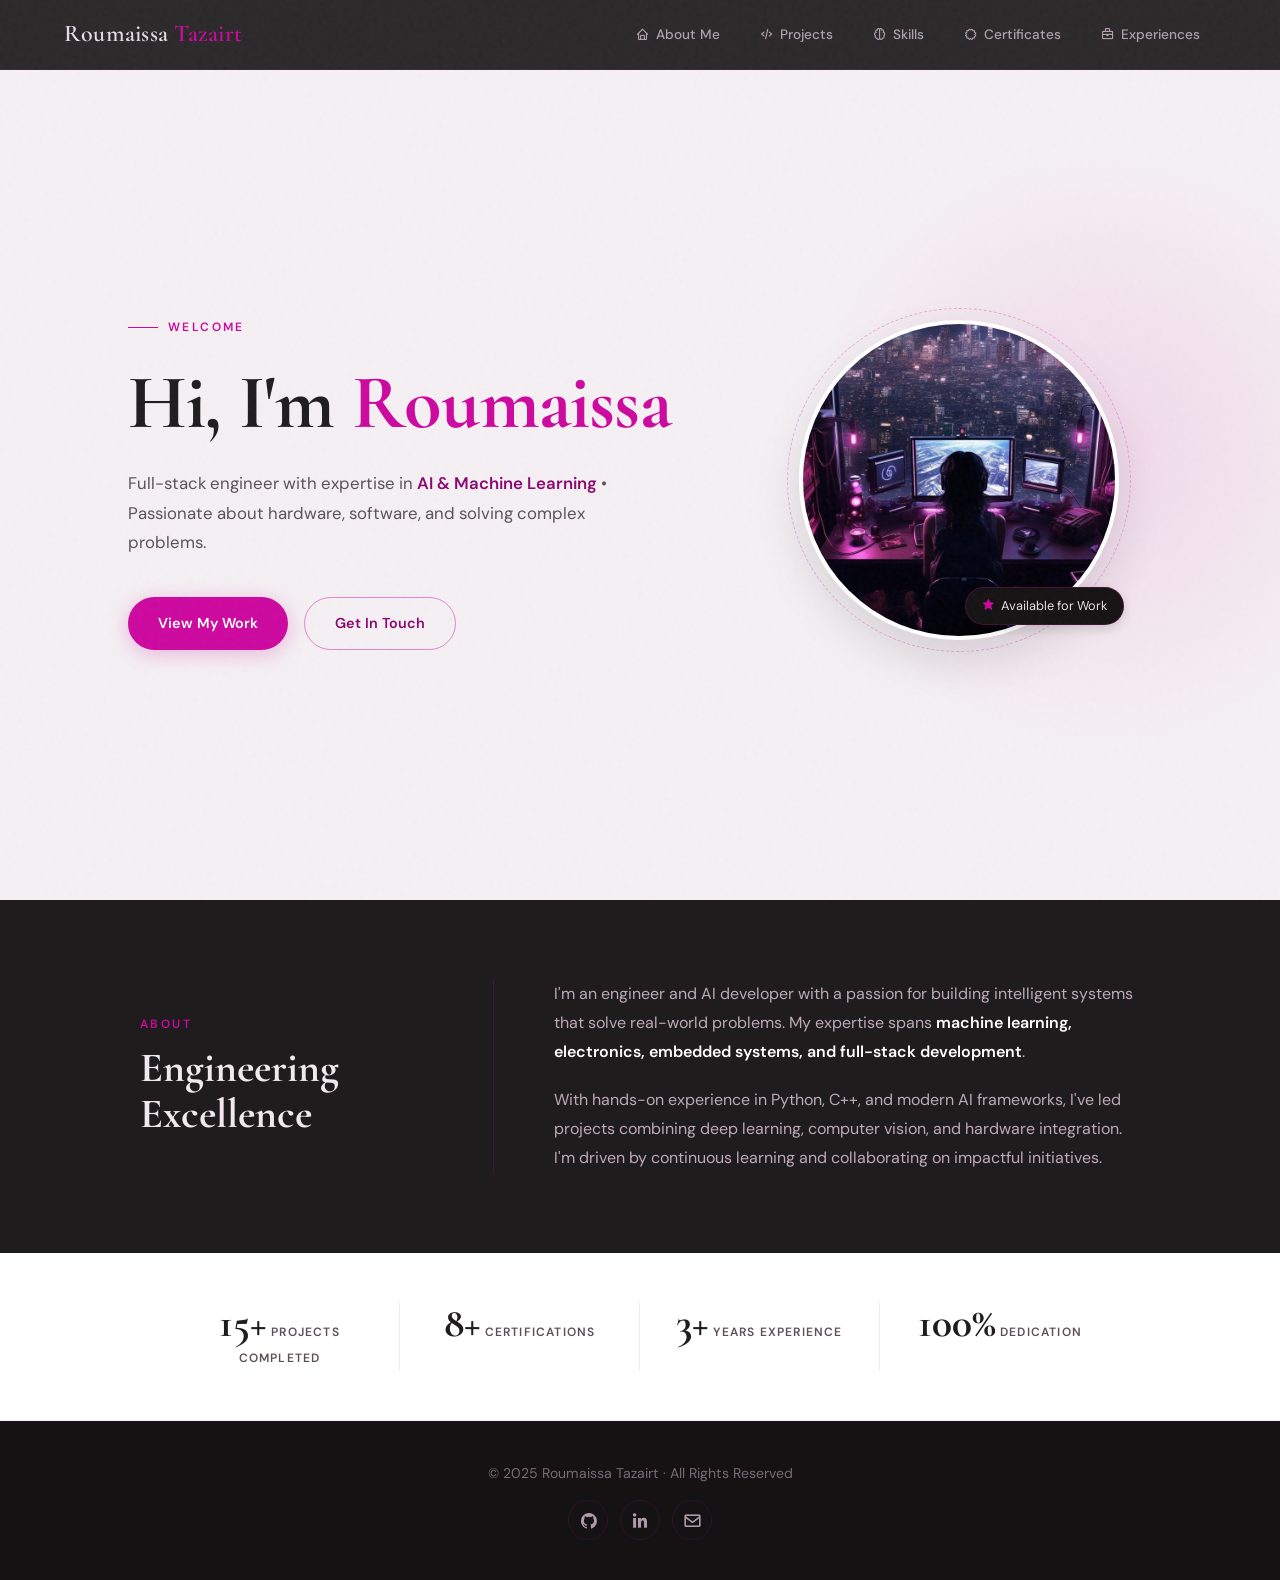
<file: index.html>
<!DOCTYPE html>
<html lang="en">
<head>
  <meta charset="UTF-8">
  <meta name="viewport" content="width=device-width, initial-scale=1.0">
  <title>Roumaissa Tazairt – Engineer & AI Developer</title>
  <link href="https://unpkg.com/boxicons@2.1.4/css/boxicons.min.css" rel="stylesheet">
  <link href="https://fonts.googleapis.com/css2?family=Cormorant+Garamond:wght@300;400;600;700&family=DM+Sans:wght@300;400;500;600&display=swap" rel="stylesheet">
  <link href="style1.css" rel="stylesheet">
</head>
<body>
  <header class="header">
    <a href="index.html" class="logo">Roumaissa<span> Tazairt</span></a>
    <nav class="navbar">
      <a href="index.html"><i class="bx bx-home"></i> About Me</a>
      <a href="projects.html"><i class="bx bx-code-alt"></i> Projects</a>
      <a href="skills.html"><i class="bx bx-brain"></i> Skills</a>
      <a href="certificates.html"><i class="bx bx-certification"></i> Certificates</a>
      <a href="Experiences.html"><i class="bx bx-briefcase"></i> Experiences</a>
    </nav>
  </header>

  <main>
    <section class="hero">
      <div class="hero-text">
        <span class="hero-eyebrow">Welcome</span>
        <h1>Hi, I'm <span>Roumaissa</span></h1>
        <p class="subtitle">
          Full-stack engineer with expertise in <span id="typing">AI & Machine Learning</span> • 
          Passionate about hardware, software, and solving complex problems.
        </p>
        <div class="hero-cta">
          <a href="projects.html" class="btn btn-primary">View My Work</a>
          <a href="#footer" class="btn btn-outline">Get In Touch</a>
        </div>
      </div>

      <div class="hero-img">
        <div class="img-frame">
          <img src="photo1.jpeg" alt="Roumaissa Tazairt">
          <div class="badge">
            <i class="bx bxs-star"></i> Available for Work
          </div>
        </div>
      </div>
    </section>

    <section class="about-strip">
      <div class="about-inner">
        <div>
          <span class="about-label">About</span>
          <h2 class="about-title">Engineering <span>Excellence</span></h2>
        </div>
        <div class="divider-v"></div>
        <div class="about-body">
          <p>
            I'm an engineer and AI developer with a passion for building intelligent systems that solve real-world problems. 
            My expertise spans <strong>machine learning, electronics, embedded systems, and full-stack development</strong>.
          </p>
          <p>
            With hands-on experience in Python, C++, and modern AI frameworks, I've led projects combining deep learning, computer vision, and hardware integration. 
            I'm driven by continuous learning and collaborating on impactful initiatives.
          </p>
        </div>
      </div>
    </section>

    <section class="stats-row">
      <div class="stat">
        <span class="stat-num">15+</span>
        <span class="stat-label">Projects Completed</span>
      </div>
      <div class="stat">
        <span class="stat-num">8+</span>
        <span class="stat-label">Certifications</span>
      </div>
      <div class="stat">
        <span class="stat-num">3+</span>
        <span class="stat-label">Years Experience</span>
      </div>
      <div class="stat">
        <span class="stat-num">100%</span>
        <span class="stat-label">Dedication</span>
      </div>
    </section>

    
  </main>

  <!-- Modal for full certificate view -->
  <div id="certificateModal" class="modal">
    <span class="close">&times;</span>
    <img class="modal-content" id="modalImage" alt="Certificate">
    <div class="modal-caption" id="modalCaption"></div>
  </div>

  <footer id="footer" class="footer">
    <p>&copy; 2025 Roumaissa Tazairt · All Rights Reserved</p>
    <div class="social-icons">
      <a href="https://github.com/Rou-maissa" target="_blank"><i class="bx bxl-github"></i></a>
      <a href="https://www.linkedin.com/in/roumaissa-t-b33236268/" target="_blank"><i class="bx bxl-linkedin"></i></a>
      <a href="https://mail.google.com/mail/?view=cm&to=roumaissatazairt@gmail.com" target="_blank"><i class="bx bx-envelope"></i></a>
    </div>
  </footer>

  <script src="script.js"></script>
</body>
</html>
</file>
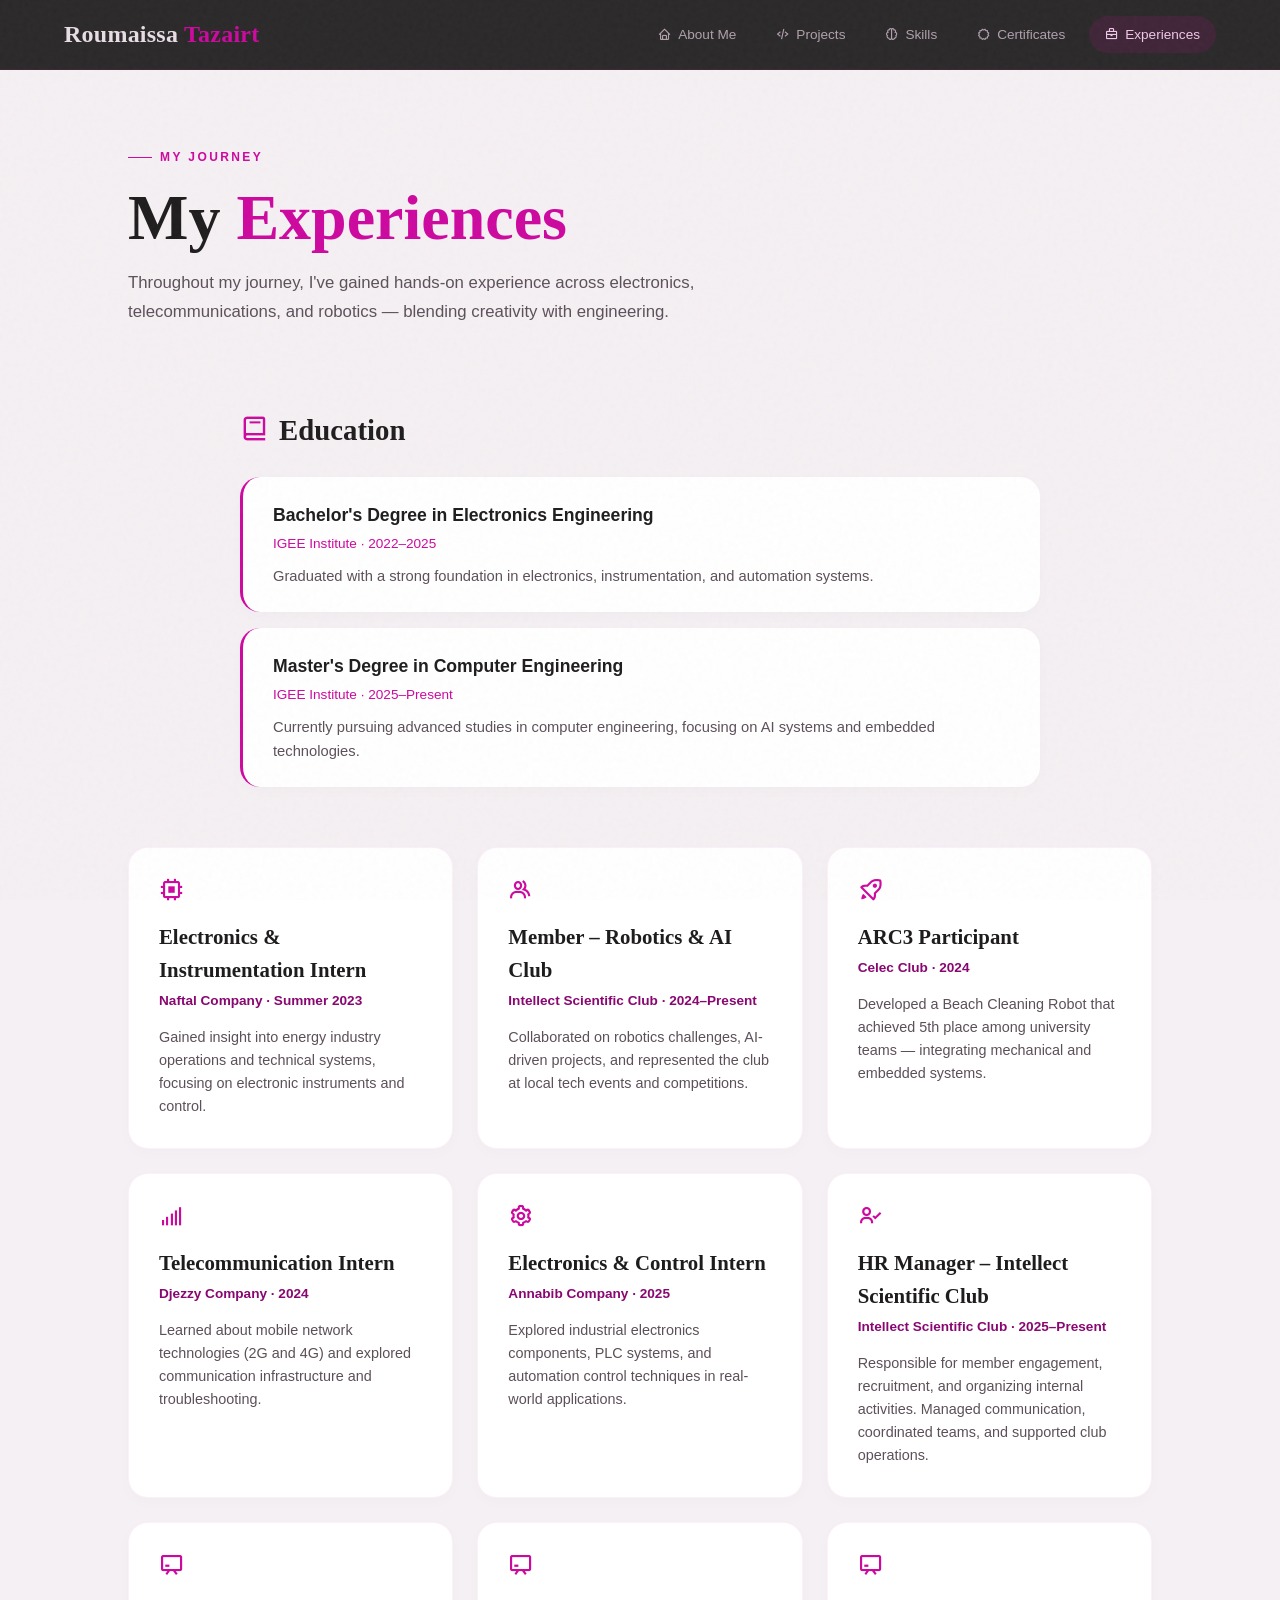
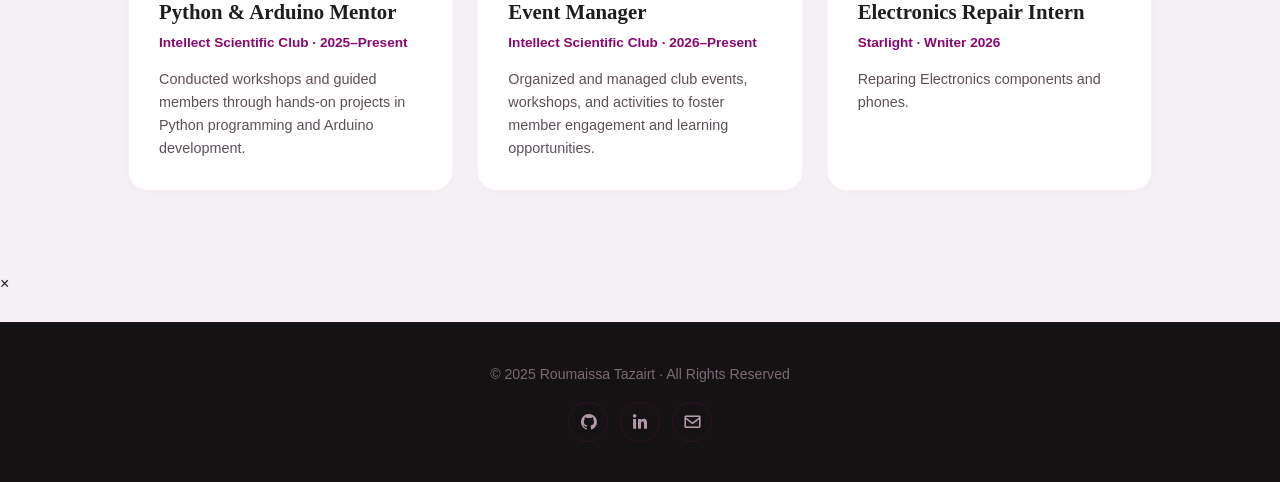
<file: Experiences.html>
<!DOCTYPE html>
<html lang="en">
<head>
  <meta charset="UTF-8">
  <meta name="viewport" content="width=device-width, initial-scale=1.0">
  <title>Experiences - Roumaissa</title>
  <link rel="stylesheet" href="style1.css">
  <link href="https://unpkg.com/boxicons@2.1.4/css/boxicons.min.css" rel="stylesheet">
</head>
<body>
  <!-- Navbar -->
  <header class="header">
    <a href="index.html" class="logo">Roumaissa<span> Tazairt</span></a>
    <nav class="navbar">
      <a href="index.html"><i class="bx bx-home"></i> About Me</a>
      <a href="projects.html"><i class="bx bx-code-alt"></i> Projects</a>
      <a href="skills.html"><i class="bx bx-brain"></i> Skills</a>
      <a href="certificates.html"><i class="bx bx-certification"></i> Certificates</a>
      <a href="experiences.html" class="active"><i class="bx bx-briefcase"></i> Experiences</a>
    </nav>
  </header>

  <!-- Main Content -->
  <main>
    <!-- Page Header -->
    <div class="page-header">
      <span class="eyebrow">My Journey</span>
      <h1>My <span>Experiences</span></h1>
      <p>Throughout my journey, I've gained hands-on experience across electronics, telecommunications, and robotics — blending creativity with engineering.</p>
    </div>

    <!-- Experiences Section with Wrapper -->
    <div class="experiences-wrap">
      <section class="experiences">
        <!-- Education Section -->
        <div class="education-section">
          <h3><i class="bx bx-book"></i> Education</h3>

          <div class="education-card">
            <h4>Bachelor's Degree in Electronics Engineering</h4>
            <span class="edu-details">IGEE Institute · 2022–2025</span>
            <p>Graduated with a strong foundation in electronics, instrumentation, and automation systems.</p>
          </div>

          <div class="education-card">
            <h4>Master's Degree in Computer Engineering</h4>
            <span class="edu-details">IGEE Institute · 2025–Present</span>
            <p>Currently pursuing advanced studies in computer engineering, focusing on AI systems and embedded technologies.</p>
          </div>
        </div>

        <div class="experience-grid">

          <div class="experience-card">
            <i class="bx bx-chip"></i>
            <h3>Electronics & Instrumentation Intern</h3>
            <span class="company">Naftal Company · Summer 2023</span>
            <p>Gained insight into energy industry operations and technical systems, focusing on electronic instruments and control.</p>
          </div>

          <div class="experience-card">
            <i class="bx bx-group"></i>
            <h3>Member – Robotics & AI Club</h3>
            <span class="company">Intellect Scientific Club · 2024–Present</span>
            <p>Collaborated on robotics challenges, AI-driven projects, and represented the club at local tech events and competitions.</p>
          </div>

          <div class="experience-card">
            <i class="bx bx-rocket"></i>
            <h3>ARC3 Participant</h3>
            <span class="company">Celec Club · 2024</span>
            <p>Developed a Beach Cleaning Robot that achieved 5th place among university teams — integrating mechanical and embedded systems.</p>
          </div>

          <div class="experience-card">
            <i class="bx bx-signal-5"></i>
            <h3>Telecommunication Intern</h3>
            <span class="company">Djezzy Company · 2024</span>
            <p>Learned about mobile network technologies (2G and 4G) and explored communication infrastructure and troubleshooting.</p>
          </div>

          <div class="experience-card">
            <i class="bx bx-cog"></i>
            <h3>Electronics & Control Intern</h3>
            <span class="company">Annabib Company · 2025</span>
            <p>Explored industrial electronics components, PLC systems, and automation control techniques in real-world applications.</p>
          </div>

          <div class="experience-card">
            <i class="bx bx-user-check"></i>
            <h3>HR Manager – Intellect Scientific Club</h3>
            <span class="company">Intellect Scientific Club · 2025–Present</span>
            <p>Responsible for member engagement, recruitment, and organizing internal activities. Managed communication, coordinated teams, and supported club operations.</p>
          </div>

          <div class="experience-card">
            <i class="bx bx-chalkboard"></i>
            <h3>Python & Arduino Mentor</h3>
            <span class="company">Intellect Scientific Club · 2025–Present</span>
            <p>Conducted workshops and guided members through hands-on projects in Python programming and Arduino development.</p>
          </div>

          <div class="experience-card">
            <i class="bx bx-chalkboard"></i>
            <h3>Event Manager</h3>
            <span class="company">Intellect Scientific Club · 2026–Present</span>
            <p>Organized and managed club events, workshops, and activities to foster member engagement and learning opportunities.</p>
          </div>

          <div class="experience-card">
            <i class="bx bx-chalkboard"></i>
            <h3>Electronics Repair Intern</h3>
            <span class="company">Starlight · Wniter 2026</span>
            <p>Reparing Electronics components and phones.</p>
          </div>

        </div>
      </section>
    </div>
  </main>

  <!-- Experience Card Modal -->
  <div id="experienceModal" class="experience-modal">
    <div class="experience-modal-content">
      <span class="experience-modal-close">&times;</span>
      <div class="experience-modal-header">
        <i id="modalIcon" class="bx"></i>
        <div>
          <h2 id="modalTitle"></h2>
          <p class="company" id="modalCompany"></p>
        </div>
      </div>
      <div class="experience-modal-body">
        <p id="modalDescription"></p>
      </div>
    </div>
  </div>

  <!-- Footer -->
  <footer class="footer">
    <p>&copy; 2025 Roumaissa Tazairt · All Rights Reserved</p>
    <div class="social-icons">
      <a href="https://github.com/Rou-maissa" target="_blank"><i class="bx bxl-github"></i></a>
      <a href="https://www.linkedin.com/in/roumaissa-t-b33236268/" target="_blank"><i class="bx bxl-linkedin"></i></a>
      <a href="https://mail.google.com/mail/?view=cm&to=roumaissatazairt@gmail.com" target="_blank"><i class="bx bx-envelope"></i></a>
    </div>
  </footer>
</body>
</html>
</file>
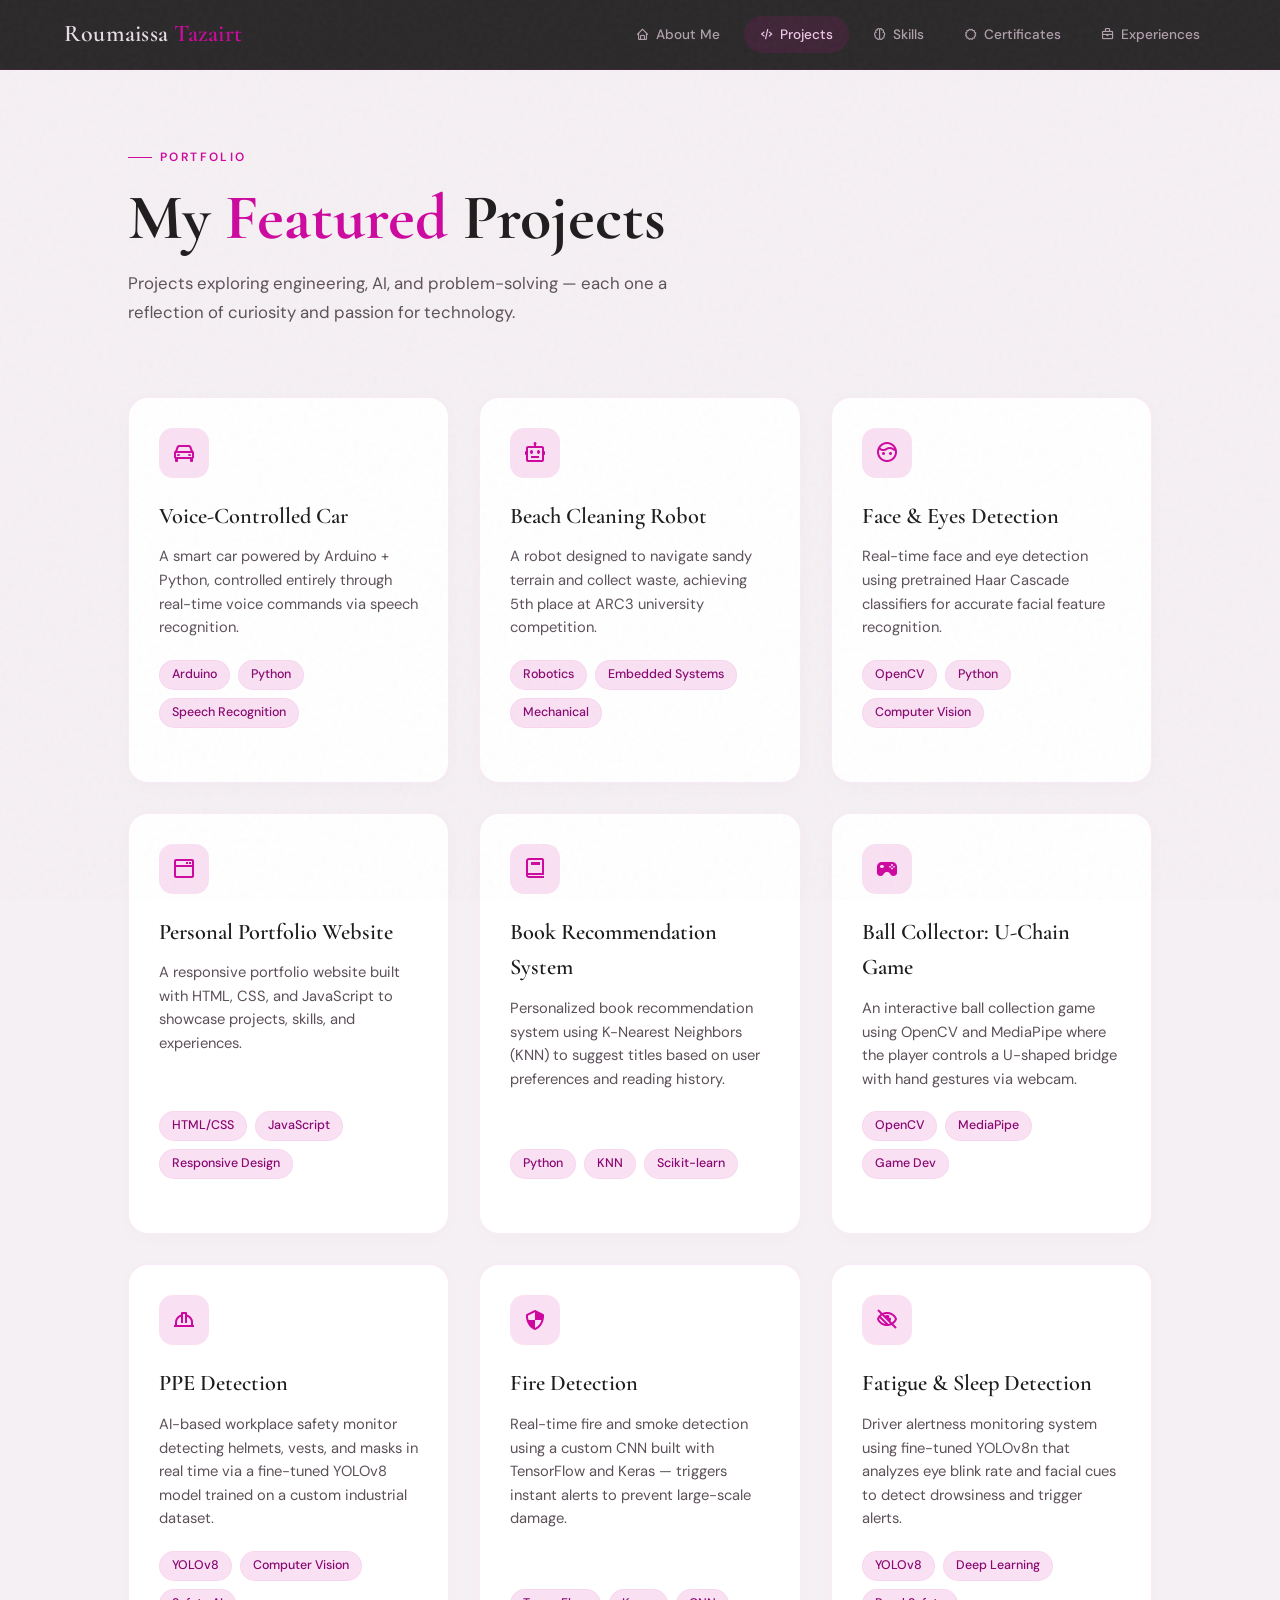
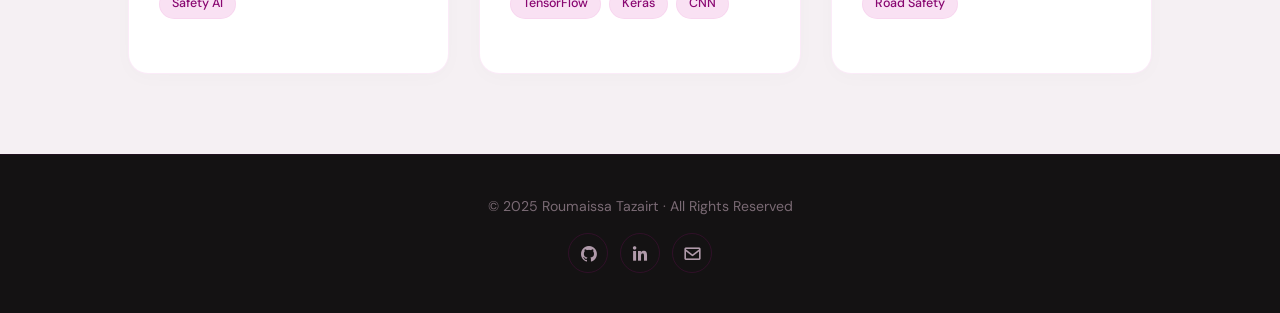
<file: projects.html>
<!DOCTYPE html>
<html lang="en">
<head>
  <meta charset="UTF-8">
  <meta name="viewport" content="width=device-width, initial-scale=1.0">
  <title>Projects – Roumaissa Tazairt</title>
  <link href="https://unpkg.com/boxicons@2.1.4/css/boxicons.min.css" rel="stylesheet">
  <link rel="stylesheet" href="style1.css">
  <link href="https://fonts.googleapis.com/css2?family=Cormorant+Garamond:wght@300;400;600;700&family=DM+Sans:wght@300;400;500;600&display=swap" rel="stylesheet">

</head>
<body>
  <header class="header">
    <a href="index.html" class="logo">Roumaissa<span> Tazairt</span></a>
    <nav class="navbar">
      <a href="index.html"><i class="bx bx-home"></i> About Me</a>
      <a href="projects.html" class="active"><i class="bx bx-code-alt"></i> Projects</a>
      <a href="skills.html"><i class="bx bx-brain"></i> Skills</a>
      <a href="certificates.html"><i class="bx bx-certification"></i> Certificates</a>
      <a href="Experiences.html"><i class="bx bx-briefcase"></i> Experiences</a>
    </nav>
  </header>

  <main>
    <div class="page-header">
      <span class="eyebrow">Portfolio</span>
      <h1>My <span>Featured</span> Projects</h1>
      <p>Projects exploring <span>engineering</span>, <span>AI</span>, and <span>problem-solving</span> — each one a reflection of curiosity and passion for technology.</p>
    </div>

    <div class="projects-wrap">
      <div class="projects-grid">

        <div class="project-card">
          <div class="card-icon"><i class="bx bx-car"></i></div>
          <h3>Voice-Controlled Car</h3>
          <p>A smart car powered by Arduino + Python, controlled entirely through real-time voice commands via speech recognition.</p>
          <div class="card-tags"><span class="tag">Arduino</span><span class="tag">Python</span><span class="tag">Speech Recognition</span></div>
        </div>

        <div class="project-card">
          <div class="card-icon"><i class="bx bx-bot"></i></div>
          <h3>Beach Cleaning Robot</h3>
          <p>A robot designed to navigate sandy terrain and collect waste, achieving 5th place at ARC3 university competition.</p>
          <div class="card-tags"><span class="tag">Robotics</span><span class="tag">Embedded Systems</span><span class="tag">Mechanical</span></div>
        </div>

        <div class="project-card">
          <div class="card-icon"><i class="bx bx-face"></i></div>
          <h3>Face &amp; Eyes Detection</h3>
          <p>Real-time face and eye detection using pretrained Haar Cascade classifiers for accurate facial feature recognition.</p>
          <div class="card-tags"><span class="tag">OpenCV</span><span class="tag">Python</span><span class="tag">Computer Vision</span></div>
        </div>

        <div class="project-card">
          <div class="card-icon"><i class="bx bx-window-alt"></i></div>
          <h3>Personal Portfolio Website</h3>
          <p>A responsive portfolio website built with HTML, CSS, and JavaScript to showcase projects, skills, and experiences.</p>
          <div class="card-tags"><span class="tag">HTML/CSS</span><span class="tag">JavaScript</span><span class="tag">Responsive Design</span></div>
        </div>

        <div class="project-card">
          <div class="card-icon"><i class="bx bx-book"></i></div>
          <h3>Book Recommendation System</h3>
          <p>Personalized book recommendation system using K-Nearest Neighbors (KNN) to suggest titles based on user preferences and reading history.</p>
          <div class="card-tags"><span class="tag">Python</span><span class="tag">KNN</span><span class="tag">Scikit-learn</span></div>
        </div>

        <div class="project-card">
          <div class="card-icon"><i class="bx bxs-joystick"></i></div>
          <h3>Ball Collector: U-Chain Game</h3>
          <p>An interactive ball collection game using OpenCV and MediaPipe where the player controls a U-shaped bridge with hand gestures via webcam.</p>
          <div class="card-tags"><span class="tag">OpenCV</span><span class="tag">MediaPipe</span><span class="tag">Game Dev</span></div>
        </div>

        <div class="project-card">
          <div class="card-icon"><i class="bx bx-hard-hat"></i></div>
          <h3>PPE Detection</h3>
          <p>AI-based workplace safety monitor detecting helmets, vests, and masks in real time via a fine-tuned YOLOv8 model trained on a custom industrial dataset.</p>
          <div class="card-tags"><span class="tag">YOLOv8</span><span class="tag">Computer Vision</span><span class="tag">Safety AI</span></div>
        </div>

        <div class="project-card">
          <div class="card-icon"><i class="bx bx-shield-quarter"></i></div>
          <h3>Fire Detection</h3>
          <p>Real-time fire and smoke detection using a custom CNN built with TensorFlow and Keras — triggers instant alerts to prevent large-scale damage.</p>
          <div class="card-tags"><span class="tag">TensorFlow</span><span class="tag">Keras</span><span class="tag">CNN</span></div>
        </div>

        <div class="project-card">
          <div class="card-icon"><i class="bx bx-low-vision"></i></div>
          <h3>Fatigue &amp; Sleep Detection</h3>
          <p>Driver alertness monitoring system using fine-tuned YOLOv8n that analyzes eye blink rate and facial cues to detect drowsiness and trigger alerts.</p>
          <div class="card-tags"><span class="tag">YOLOv8</span><span class="tag">Deep Learning</span><span class="tag">Road Safety</span></div>
        </div>

      </div>
    </div>
  </main>

  <footer class="footer">
    <p>&copy; 2025 Roumaissa Tazairt · All Rights Reserved</p>
    <div class="social-icons">
      <a href="https://github.com/Rou-maissa" target="_blank"><i class="bx bxl-github"></i></a>
      <a href="https://www.linkedin.com/in/roumaissa-t-b33236268/" target="_blank"><i class="bx bxl-linkedin"></i></a>
      <a href="https://mail.google.com/mail/?view=cm&to=roumaissatazairt@gmail.com" target="_blank"><i class="bx bx-envelope"></i></a>
    </div>
  </footer>
</body>
</html>
</file>
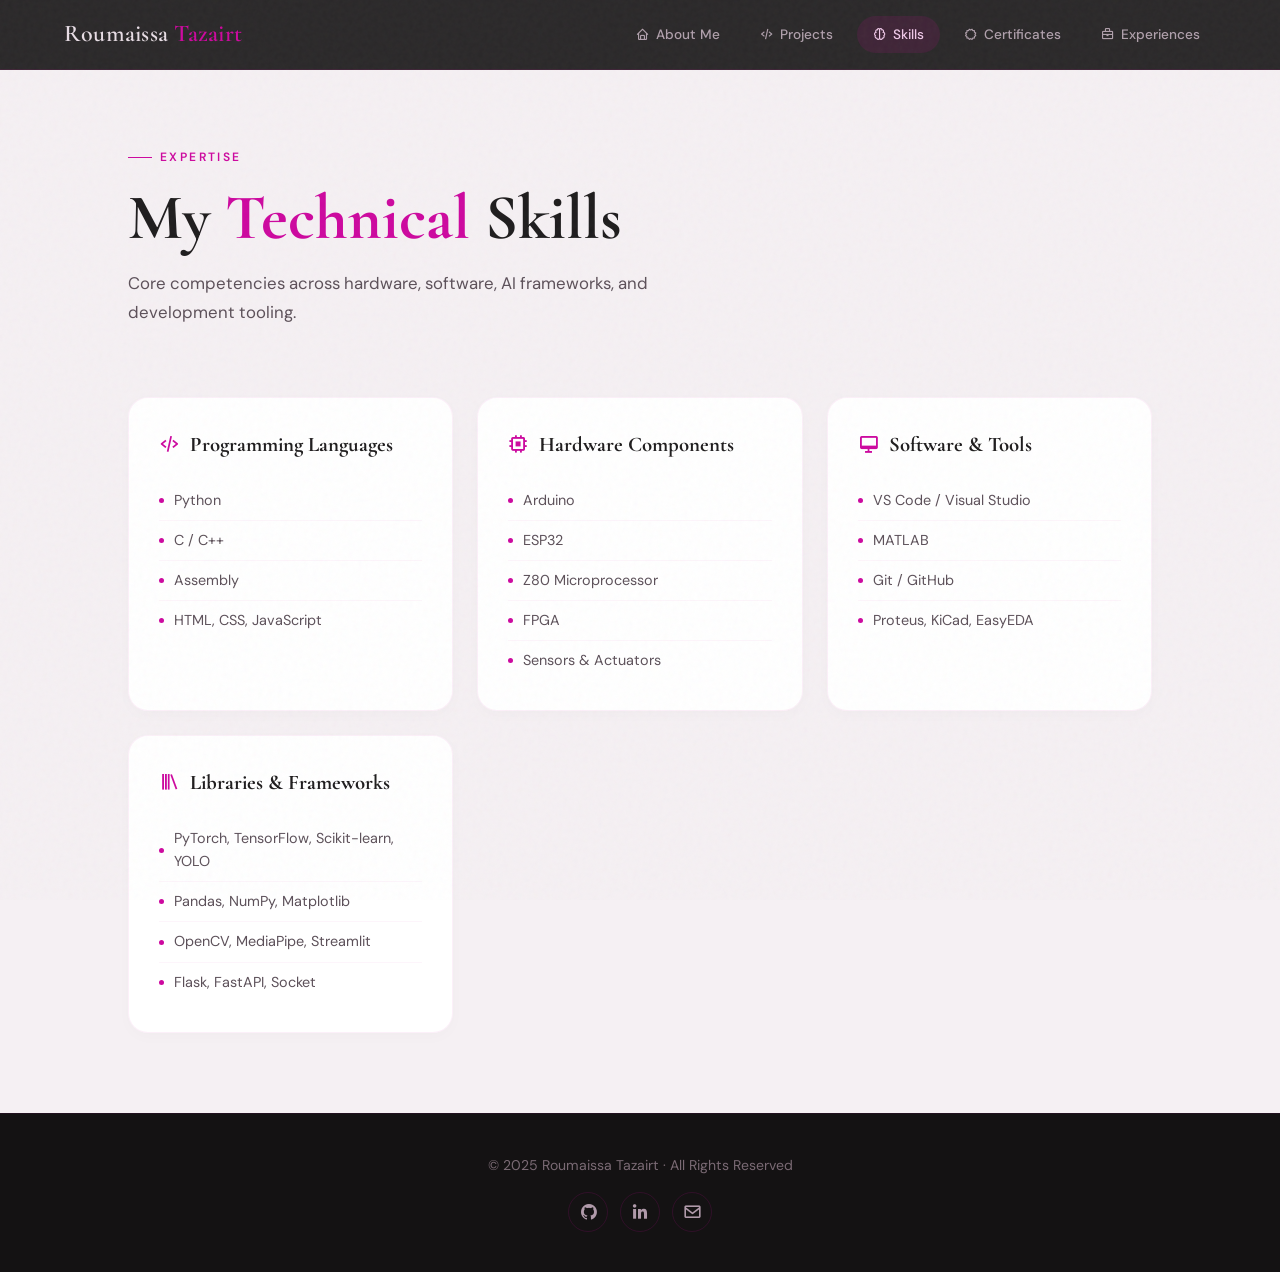
<file: skills.html>
<!DOCTYPE html>
<html lang="en">
<head>
  <meta charset="UTF-8">
  <meta name="viewport" content="width=device-width, initial-scale=1.0">
  <title>Skills – Roumaissa Tazairt</title>
  <link href="https://fonts.googleapis.com/css2?family=Cormorant+Garamond:wght@300;400;600;700&family=DM+Sans:wght@300;400;500;600&display=swap" rel="stylesheet">
  <link href="https://unpkg.com/boxicons@2.1.4/css/boxicons.min.css" rel="stylesheet">
  <link href="style1.css" rel="stylesheet">
</head>
<body>
  <header class="header">
    <a href="index.html" class="logo">Roumaissa<span> Tazairt</span></a>
    <nav class="navbar">
      <a href="index.html"><i class="bx bx-home"></i> About Me</a>
      <a href="projects.html"><i class="bx bx-code-alt"></i> Projects</a>
      <a href="skills.html" class="active"><i class="bx bx-brain"></i> Skills</a>
      <a href="certificates.html"><i class="bx bx-certification"></i> Certificates</a>
      <a href="Experiences.html"><i class="bx bx-briefcase"></i> Experiences</a>
    </nav>
  </header>

  <main>
    <div class="page-header">
      <span class="eyebrow">Expertise</span>
      <h1>My <span>Technical</span> Skills</h1>
      <p>Core competencies across hardware, software, AI frameworks, and development tooling.</p>
    </div>

    <div class="skills-wrap">
      <div class="skills-grid">

        <div class="skills-card">
          <h3><i class="bx bx-code-alt"></i> Programming Languages</h3>
          <ul>
            <li>Python</li>
            <li>C / C++</li>
            <li>Assembly</li>
            <li>HTML, CSS, JavaScript</li>
          </ul>
        </div>

        <div class="skills-card">
          <h3><i class="bx bx-chip"></i> Hardware Components</h3>
          <ul>
            <li>Arduino</li>
            <li>ESP32</li>
            <li>Z80 Microprocessor</li>
            <li>FPGA</li>
            <li>Sensors &amp; Actuators</li>
          </ul>
        </div>

        <div class="skills-card">
          <h3><i class="bx bx-desktop"></i> Software &amp; Tools</h3>
          <ul>
            <li>VS Code / Visual Studio</li>
            <li>MATLAB</li>
            <li>Git / GitHub</li>
            <li>Proteus, KiCad, EasyEDA</li>
          </ul>
        </div>

        <div class="skills-card">
          <h3><i class="bx bx-library"></i> Libraries &amp; Frameworks</h3>
          <ul>
            <li>PyTorch, TensorFlow, Scikit-learn, YOLO</li>
            <li>Pandas, NumPy, Matplotlib</li>
            <li>OpenCV, MediaPipe, Streamlit</li>
            <li>Flask, FastAPI, Socket</li>
          </ul>
        </div>

      </div>
    </div>
  </main>

  <footer class="footer">
    <p>&copy; 2025 Roumaissa Tazairt · All Rights Reserved</p>
    <div class="social-icons">
      <a href="https://github.com/Rou-maissa" target="_blank"><i class="bx bxl-github"></i></a>
      <a href="https://www.linkedin.com/in/roumaissa-t-b33236268/" target="_blank"><i class="bx bxl-linkedin"></i></a>
      <a href="https://mail.google.com/mail/?view=cm&to=roumaissatazairt@gmail.com" target="_blank"><i class="bx bx-envelope"></i></a>
    </div>
  </footer>
</body>
</html>
</file>
<file: style1.css>
:root {
  --pink:        #cd089f;
  --pink-soft:   rgba(205,8,159,0.45);
  --pink-dim:    rgba(205,8,159,0.12);
  --plum:        #890771;
  --dark:        #1e1c1d;
  --dark2:       #141213;
  --mauve:       rgba(177,167,175,0.45);
  --body-bg:     #f5f0f3; /* Brightened slightly for crisp readability */
  --card-bg:     rgba(255, 255, 255, 0.85);
  --text:        #1e1c1d;
  --muted:       #5c5059; /* Slightly darker for better accessibility/contrast */
  --radius:      20px;
  --font-display: 'Cormorant Garamond', serif;
  --font-body:    'DM Sans', sans-serif;
}

*, *::before, *::after { 
  margin: 0; 
  padding: 0; 
  box-sizing: border-box; 
}

html { 
  scroll-behavior: smooth; 
}

body {
  background: var(--body-bg);
  color: var(--text);
  font-family: var(--font-body);
  line-height: 1.6;
  min-height: 100vh;
  overflow-x: hidden;
  -webkit-font-smoothing: antialiased;
}

/* ─── NOISE OVERLAY ─── */
body::before {
  content: '';
  position: fixed; 
  inset: 0;
  background-image: url("data:image/svg+xml,%3Csvg viewBox='0 0 200 200' xmlns='http://www.w3.org/2000/svg'%3E%3Cfilter id='n'%3E%3CfeTurbulence type='fractalNoise' baseFrequency='0.9' numOctaves='4' stitchTiles='stitch'/%3E%3C/filter%3E%3Crect width='100%25' height='100%25' filter='url(%23n)' opacity='0.035'/%3E%3C/svg%3E");
  pointer-events: none; 
  z-index: 999;
}

/* ─── NAVBAR ─── */
.header {
  position: fixed; 
  top: 0; 
  left: 0; 
  right: 0;
  background: rgba(20, 18, 19, 0.9);
  backdrop-filter: blur(12px);
  display: flex; 
  align-items: center; 
  justify-content: space-between;
  padding: 0 5%;
  height: 70px;
  z-index: 100;
  border-bottom: 1px solid rgba(205,8,159,0.12);
}

.logo {
  font-family: var(--font-display);
  font-size: 1.5rem;
  font-weight: 600;
  color: #e8dde5;
  text-decoration: none;
  letter-spacing: 0.01em;
}

.logo span { 
  color: var(--pink); 
}

.navbar { 
  display: flex; 
  gap: 8px; 
}

.navbar a {
  display: flex; 
  align-items: center; 
  gap: 6px;
  padding: 8px 16px;
  border-radius: 40px;
  text-decoration: none;
  color: #b0a0ac;
  font-size: 0.85rem;
  font-weight: 500;
  transition: all 0.3s cubic-bezier(0.25, 0.8, 0.25, 1);
}

.navbar a:hover, 
.navbar a.active {
  background: var(--pink-dim);
  color: #f0c8e8;
}

/* ─── HERO ─── */
.hero {
  min-height: 100vh;
  display: grid;
  grid-template-columns: 1.2fr 0.8fr;
  align-items: center;
  padding: 120px 10% 60px;
  gap: 60px;
  position: relative;
}

.hero::after {
  content: '';
  position: absolute;
  right: -120px; 
  top: 50%;
  transform: translateY(-50%);
  width: 600px; 
  height: 600px;
  border-radius: 50%;
  background: radial-gradient(circle, rgba(205,8,159,0.1) 0%, transparent 70%);
  pointer-events: none;
}

.hero-text { 
  position: relative; 
  z-index: 1; 
}

.hero-eyebrow {
  display: inline-flex; 
  align-items: center; 
  gap: 10px;
  font-size: 0.75rem; 
  letter-spacing: 0.2em; 
  text-transform: uppercase;
  color: var(--pink); 
  font-weight: 600;
  margin-bottom: 24px;
}

.hero-eyebrow::before {
  content: ''; 
  display: block; 
  width: 30px; 
  height: 1px; 
  background: var(--pink);
}

.hero-text h1 {
  font-family: var(--font-display);
  font-size: clamp(3.2rem, 6vw, 5rem);
  font-weight: 700;
  line-height: 1.1;
  color: var(--dark);
  margin-bottom: 24px;
  letter-spacing: -0.01em;
}

.hero-text h1 span { 
  color: var(--pink); 
}

.hero-text .subtitle {
  font-size: 1.05rem;
  color: var(--muted);
  max-width: 520px;
  line-height: 1.75;
  margin-bottom: 40px;
}

#typing {
  color: var(--plum);
  font-weight: 600;
}

.hero-cta { 
  display: flex; 
  gap: 16px; 
  flex-wrap: wrap; 
}

.btn {
  display: inline-flex; 
  align-items: center; 
  gap: 8px;
  padding: 14px 30px;
  border-radius: 50px;
  font-size: 0.9rem; 
  font-weight: 600;
  text-decoration: none;
  transition: all 0.3s cubic-bezier(0.25, 0.8, 0.25, 1);
}

.btn-primary {
  background: var(--pink);
  color: #fff;
  box-shadow: 0 4px 20px rgba(205,8,159,0.25);
}

.btn-primary:hover {
  background: var(--plum);
  box-shadow: 0 6px 24px rgba(137,7,113,0.35);
  transform: translateY(-2px);
}

.btn-outline {
  background: transparent;
  border: 1.5px solid var(--pink-soft);
  color: var(--plum);
}

.btn-outline:hover {
  background: var(--pink-dim);
  border-color: var(--pink);
  transform: translateY(-2px);
}

.hero-img {
  display: flex; 
  justify-content: center; 
  align-items: center;
  position: relative; 
  z-index: 1;
}

.img-frame {
  position: relative; 
  width: 320px; 
  height: 320px;
}

.img-frame::before {
  content: '';
  position: absolute; 
  inset: -12px;
  border-radius: 50%;
  border: 1.5px dashed rgba(205,8,159,0.3);
  animation: spin 24s linear infinite;
}

@keyframes spin { to { transform: rotate(360deg); } }

.img-frame img {
  width: 100%; 
  height: 100%;
  object-fit: cover;
  border-radius: 50%;
  border: 4px solid #fff;
  box-shadow: 0 20px 48px rgba(0,0,0,0.12);
}

.badge {
  position: absolute;
  bottom: 15px; 
  right: -5px;
  background: var(--dark2);
  border: 1px solid rgba(205,8,159,0.25);
  border-radius: 30px;
  padding: 8px 16px;
  display: flex; 
  align-items: center; 
  gap: 6px;
  font-size: 0.8rem; 
  color: #e8dde5;
  box-shadow: 0 4px 12px rgba(0,0,0,0.15);
}

.badge i { color: var(--pink); }

/* ─── ABOUT STRIP ─── */
.about-strip {
  background: var(--dark);
  padding: 80px 10%;
}

.about-inner {
  max-width: 1000px; 
  margin: 0 auto;
  display: grid; 
  grid-template-columns: 1fr 1px 2fr; 
  gap: 60px; 
  align-items: center;
}

.divider-v { 
  background: rgba(205,8,159,0.2); 
  height: 100%;
}

.about-label {
  font-size: 0.75rem; 
  letter-spacing: 0.2em; 
  text-transform: uppercase;
  color: var(--pink); 
  margin-bottom: 12px; 
  font-weight: 600;
  display: block;
}

.about-title {
  font-family: var(--font-display);
  font-size: 2.6rem; 
  font-weight: 700;
  color: #f0e8ed; 
  line-height: 1.1;
}

.about-body p {
  color: #bfaab7; 
  font-size: 1rem; 
  line-height: 1.8; 
  margin-bottom: 20px;
}

.about-body p:last-child { margin-bottom: 0; }
.about-body strong { color: #fff; font-weight: 600; }

/* ─── STATS ROW ─── */
.stats-row {
  background: #fff;
  border-bottom: 1px solid rgba(205,8,159,0.08);
  padding: 50px 10%;
  display: flex; 
  justify-content: center; 
}

.stat {
  flex: 1; 
  max-width: 240px;
  text-align: center;
  padding: 0 20px;
  border-right: 1px solid rgba(205,8,159,0.12);
}

.stat:last-child { border-right: none; }
.stat-num {
  font-family: var(--font-display);
  font-size: 2.6rem;
  font-weight: 700;
  color: var(--dark);
  line-height: 1;
  margin-bottom: 8px;
}

.stat-label {
  font-size: 0.75rem;
  letter-spacing: 0.1em;
  text-transform: uppercase;
  color: var(--muted);
  font-weight: 600;
}

/* ─── PAGE HEADERS ─── */
.page-header {
  padding: 140px 10% 40px;
  text-align: left;
}

.eyebrow {
  display: inline-flex;
  align-items: center;
  gap: 8px;
  font-size: 0.75rem;
  letter-spacing: 0.2em;
  text-transform: uppercase;
  color: var(--pink);
  font-weight: 600;
  margin-bottom: 16px;
}

.eyebrow::before {
  content: '';
  width: 24px;
  height: 1px;
  background: var(--pink);
}

.page-header h1 {
  font-family: var(--font-display);
  font-size: clamp(2.8rem, 5vw, 4.2rem);
  font-weight: 700;
  color: var(--dark);
  line-height: 1.1;
  margin-bottom: 16px;
}

.page-header h1 span { color: var(--pink); }
.page-header p {
  color: var(--muted);
  font-size: 1.05rem;
  max-width: 600px;
  line-height: 1.7;
}

/* ─── PROJECTS & CARDS GRID ─── */
.projects-wrap, .certs-wrap, .skills-wrap {
  padding: 30px 10% 80px;
}

.projects-grid {
  display: grid;
  grid-template-columns: repeat(auto-fill, minmax(320px, 1fr));
  gap: 30px;
}

/* This structural redesign maps beautifully onto both HTML file formats */
.project-card {
  background: #fff;
  border: 1px solid rgba(205,8,159,0.08);
  border-radius: var(--radius);
  overflow: hidden;
  transition: all 0.35s cubic-bezier(0.25, 0.8, 0.25, 1);
  display: flex;
  flex-direction: column;
  padding: 30px;
  box-shadow: 0 4px 20px rgba(0,0,0,0.02);
}

.project-card:hover {
  transform: translateY(-6px);
  border-color: rgba(205,8,159,0.25);
  box-shadow: 0 20px 40px rgba(205,8,159,0.08);
}

.card-icon, .project-img {
  width: 50px;
  height: 50px;
  background: var(--pink-dim);
  border-radius: 14px;
  display: flex;
  align-items: center;
  justify-content: center;
  font-size: 1.5rem;
  color: var(--pink);
  margin-bottom: 20px;
}

.project-card h3 {
  font-family: var(--font-display);
  font-size: 1.4rem;
  font-weight: 600;
  color: var(--dark);
  margin-bottom: 12px;
}

.project-card p {
  color: var(--muted);
  font-size: 0.92rem;
  line-height: 1.6;
  margin-bottom: 20px;
  flex-grow: 1;
}

/* Unified tag styles mapping to card-tags/project-tech variables */
.card-tags, .project-tech {
  display: flex;
  flex-wrap: wrap;
  gap: 8px;
  margin-bottom: 24px;
}

.tag, .tech-tag {
  padding: 4px 12px;
  background: var(--pink-dim);
  border-radius: 30px;
  font-size: 0.78rem;
  color: var(--plum);
  font-weight: 500;
  border: 1px solid rgba(205,8,159,0.05);
}

/* Custom action buttons inside dynamic sections */
.project-links { display: flex; gap: 12px; }
.project-link {
  display: inline-flex;
  align-items: center;
  gap: 6px;
  padding: 8px 16px;
  background: var(--pink-dim);
  border-radius: 12px;
  color: var(--plum);
  text-decoration: none;
  font-size: 0.85rem;
  font-weight: 600;
  transition: all 0.25s;
}
.project-link:hover {
  background: var(--pink);
  color: #fff;
}

/* ─── CERTIFICATES GRID ─── */
.certs-grid {
  display: grid;
  grid-template-columns: repeat(auto-fill, minmax(280px, 1fr));
  gap: 30px;
}

.certificate-card {
  background: #fff;
  border: 1px solid rgba(205,8,159,0.08);
  border-radius: var(--radius);
  overflow: hidden;
  cursor: pointer;
  box-shadow: 0 4px 15px rgba(0,0,0,0.02);
  transition: all 0.35s cubic-bezier(0.25, 0.8, 0.25, 1);
}

.certificate-card:hover {
  transform: translateY(-6px);
  border-color: rgba(205,8,159,0.25);
  box-shadow: 0 16px 35px rgba(205,8,159,0.08);
}

.certificate-card img {
  width: 100%;
  height: 190px;
  object-fit: cover;
  border-bottom: 1px solid rgba(205,8,159,0.06);
}

.cert-body { padding: 22px; }
.cert-body h3 {
  font-family: var(--font-display);
  font-size: 1.15rem;
  font-weight: 600;
  color: var(--dark);
  margin-bottom: 6px;
}
.cert-body p { color: var(--muted); font-size: 0.85rem; }
.cert-body p span { color: var(--pink); font-weight: 500; }

/* ─── EXPERIENCES STYLING FIXED ─── */
.experiences-wrap {
  padding: 40px 10% 80px;
}

.education-section {
  max-width: 800px;
  margin: 0 auto 60px;
}

.education-section h3 {
  font-family: var(--font-display);
  font-size: 1.8rem;
  color: var(--dark);
  margin-bottom: 24px;
  display: flex;
  align-items: center;
  gap: 10px;
}

.education-section h3 i { color: var(--pink); }

.education-card {
  background: #fff;
  padding: 24px 30px;
  border-radius: var(--radius);
  border-left: 3px solid var(--pink);
  margin-bottom: 16px;
  box-shadow: 0 4px 15px rgba(0,0,0,0.02);
}

.education-card h4 { font-size: 1.1rem; color: var(--dark); margin-bottom: 4px; }
.edu-details { font-size: 0.85rem; color: var(--pink); font-weight: 500; display: block; margin-bottom: 10px; }
.education-card p { color: var(--muted); font-size: 0.92rem; }

/* Experience Grid setup fixing the stacked plain error */
.experience-grid {
  display: grid;
  grid-template-columns: repeat(auto-fill, minmax(300px, 1fr));
  gap: 24px;
  max-width: 1100px;
  margin: 0 auto;
}

.experience-card {
  background: #fff;
  border: 1px solid rgba(205,8,159,0.06);
  padding: 30px;
  border-radius: var(--radius);
  box-shadow: 0 4px 15px rgba(0,0,0,0.02);
  transition: all 0.3s ease;
  position: relative;
}

.experience-card:hover {
  transform: translateY(-4px);
  border-color: rgba(205,8,159,0.2);
  box-shadow: 0 12px 28px rgba(0,0,0,0.05);
}

.experience-card i {
  font-size: 1.6rem;
  color: var(--pink);
  margin-bottom: 16px;
  display: inline-block;
}

.experience-card h3 {
  font-family: var(--font-display);
  font-size: 1.3rem;
  color: var(--dark);
  margin-bottom: 4px;
}

.experience-card .company {
  font-size: 0.85rem;
  color: var(--plum);
  font-weight: 600;
  display: block;
  margin-bottom: 14px;
}

.experience-card p {
  color: var(--muted);
  font-size: 0.9rem;
  line-height: 1.6;
}

/* ─── SKILLS CARD SECTION ─── */
.skills-grid {
  display: grid;
  grid-template-columns: repeat(auto-fill, minmax(260px, 1fr));
  gap: 24px;
}

.skills-card {
  background: #fff;
  border-radius: var(--radius);
  border: 1px solid rgba(205,8,159,0.06);
  padding: 30px;
  box-shadow: 0 4px 15px rgba(0,0,0,0.02);
  animation: fadeUp 0.6s cubic-bezier(0.25, 0.8, 0.25, 1) both;
}

.skills-card h3 {
  font-family: var(--font-display);
  font-size: 1.3rem;
  color: var(--dark);
  margin-bottom: 20px;
  display: flex;
  align-items: center;
  gap: 10px;
}

.skills-card h3 i { color: var(--pink); }
.skills-card ul { list-style: none; }
.skills-card ul li {
  font-size: 0.9rem;
  color: var(--muted);
  padding: 8px 0;
  border-bottom: 1px solid rgba(205,8,159,0.04);
  display: flex;
  align-items: center;
  gap: 10px;
}
.skills-card ul li:last-child { border-bottom: none; }
.skills-card ul li::before {
  content: '';
  width: 5px;
  height: 5px;
  border-radius: 50%;
  background: var(--pink);
  flex-shrink: 0;
}

/* ─── MODAL STYLES ─── */
/* ─── MODAL STYLES ─── */
.modal {
  display: none; /* Controlled by JavaScript */
  position: fixed;
  z-index: 2000;
  inset: 0;
  background-color: rgba(20, 18, 19, 0.95);
  backdrop-filter: blur(8px);
}

/* This handles absolute positioning perfectly inside the viewport */
.modal-content {
  position: absolute;
  top: 50%;
  left: 50%;
  transform: translate(-50%, -50%); /* Locks the exact image center to viewport center */
  max-width: 85vw;
  max-height: 75vh;
  object-fit: contain;
  border-radius: 8px;
  box-shadow: 0 20px 60px rgba(0,0,0,0.5);
}

.modal-caption {
  position: absolute;
  bottom: 40px;
  left: 50%;
  transform: translateX(-50%); /* Centers the text alignment underneath */
  color: #b0a0ac;
  font-size: 1rem;
  text-align: center;
  width: 90%;
  max-width: 600px;
}

.close {
  position: absolute;
  top: 30px;
  right: 40px;
  color: #fff;
  font-size: 2.5rem;
  cursor: pointer;
  transition: opacity 0.2s;
  z-index: 2001;
}
.close:hover { opacity: 0.7; }

/* ─── FOOTER ─── */
.footer {
  background: var(--dark2);
  color: #7a6a74;
  text-align: center;
  padding: 40px 20px;
  font-size: 0.88rem;
  border-top: 1px solid rgba(205,8,159,0.08);
}

.footer .social-icons {
  margin-top: 16px;
  display: flex;
  justify-content: center;
  gap: 12px;
}

.footer .social-icons a {
  display: inline-flex;
  align-items: center;
  justify-content: center;
  width: 40px;
  height: 40px;
  border-radius: 50%;
  border: 1px solid rgba(205,8,159,0.15);
  color: #b09aaa;
  font-size: 1.2rem;
  text-decoration: none;
  transition: all 0.3s;
}

.footer .social-icons a:hover {
  border-color: var(--pink);
  color: #fff;
  background: var(--pink);
  transform: translateY(-2px);
}

@keyframes fadeUp {
  from { opacity: 0; transform: translateY(20px); }
  to { opacity: 1; transform: translateY(0); }
}

/* ─── RESPONSIVE DESIGN ─── */
@media (max-width: 992px) {
  .hero { grid-template-columns: 1fr; text-align: center; justify-items: center; padding-top: 140px; gap: 40px; }
  .hero-eyebrow { justify-content: center; }
  .hero-text .subtitle { margin-left: auto; margin-right: auto; }
  .hero-cta { justify-content: center; }
  .about-inner { grid-template-columns: 1fr; gap: 30px; text-align: center; }
  .divider-v { display: none; }
}

@media (max-width: 768px) {
  .header { padding: 0 20px; }
  .navbar { display: none; } /* Consider implementing a hamburger menu here later */
  .stats-row { flex-direction: column; gap: 30px; }
  .stat { border-right: none; border-bottom: 1px solid rgba(205,8,159,0.1); padding-bottom: 20px; max-width: 100%; }
  .stat:last-child { border-bottom: none; padding-bottom: 0; }
}
</file>
